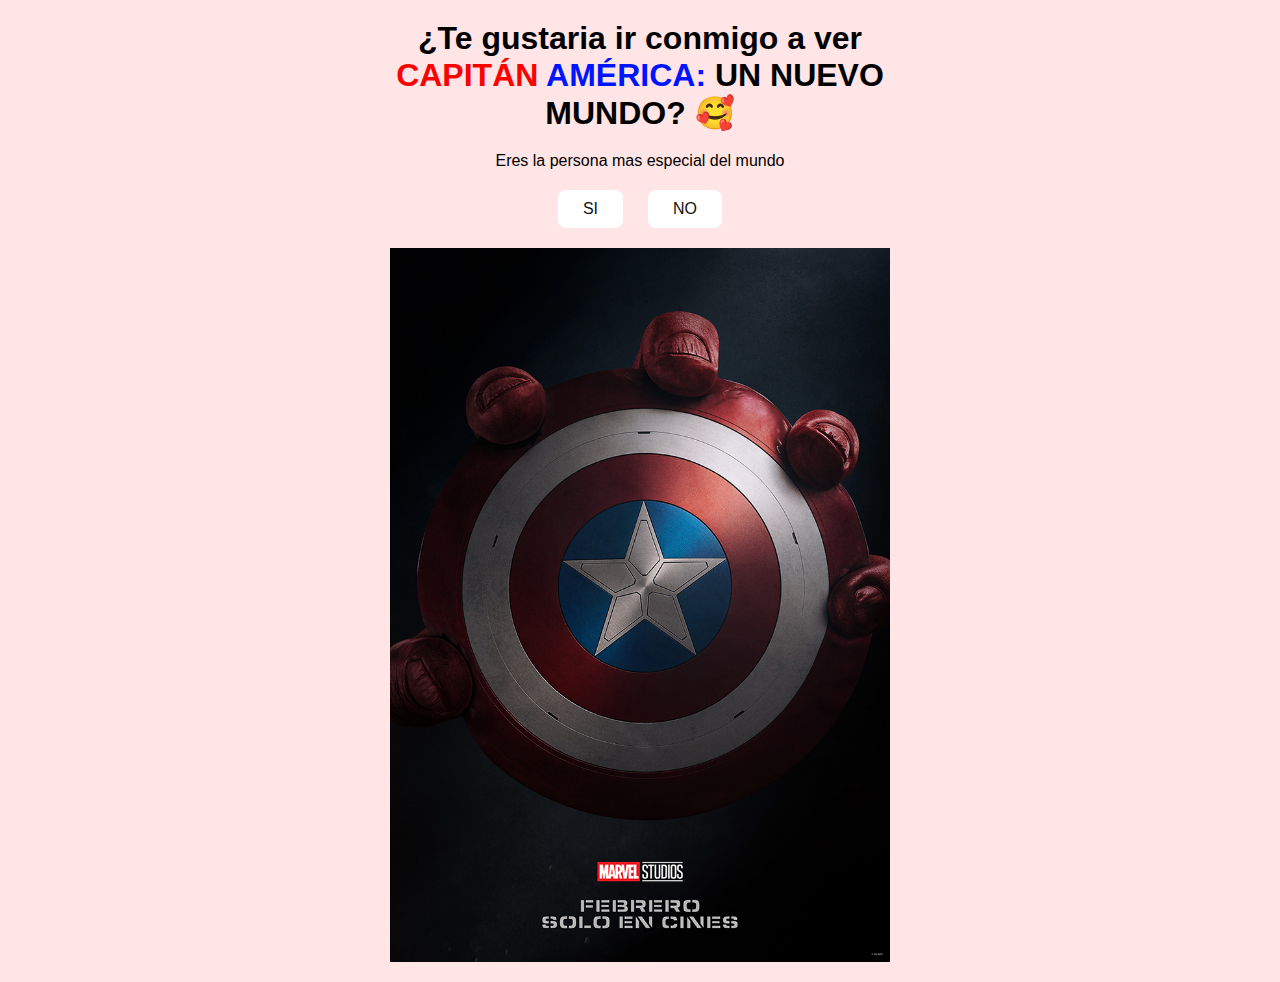
<file: index.html>
<!DOCTYPE html>
<html lang="en">
<head>
    <meta charset="UTF-8">
    <meta name="viewport" content="width=device-width, initial-scale=1.0">
    <link rel="stylesheet" href="style.css">
    <title>Te gustaria salir conmigo?</title>
</head>
<body>
    <div class="container">
        <h1>¿Te gustaria ir conmigo a ver <br> <font color="#ff0000">CAPITÁN</font> <font color="#0015ff">AMÉRICA:</font> UN NUEVO MUNDO? 🥰</h1>
        <p>Eres la persona mas especial del mundo</p>
        <div class="btn">
            <a href="si.html">SI</a>
            <a href="no1.html">NO</a>
        </div>
        <img class="hora" src="1.jpg" />
    </div>
</body>
</html>
</file>
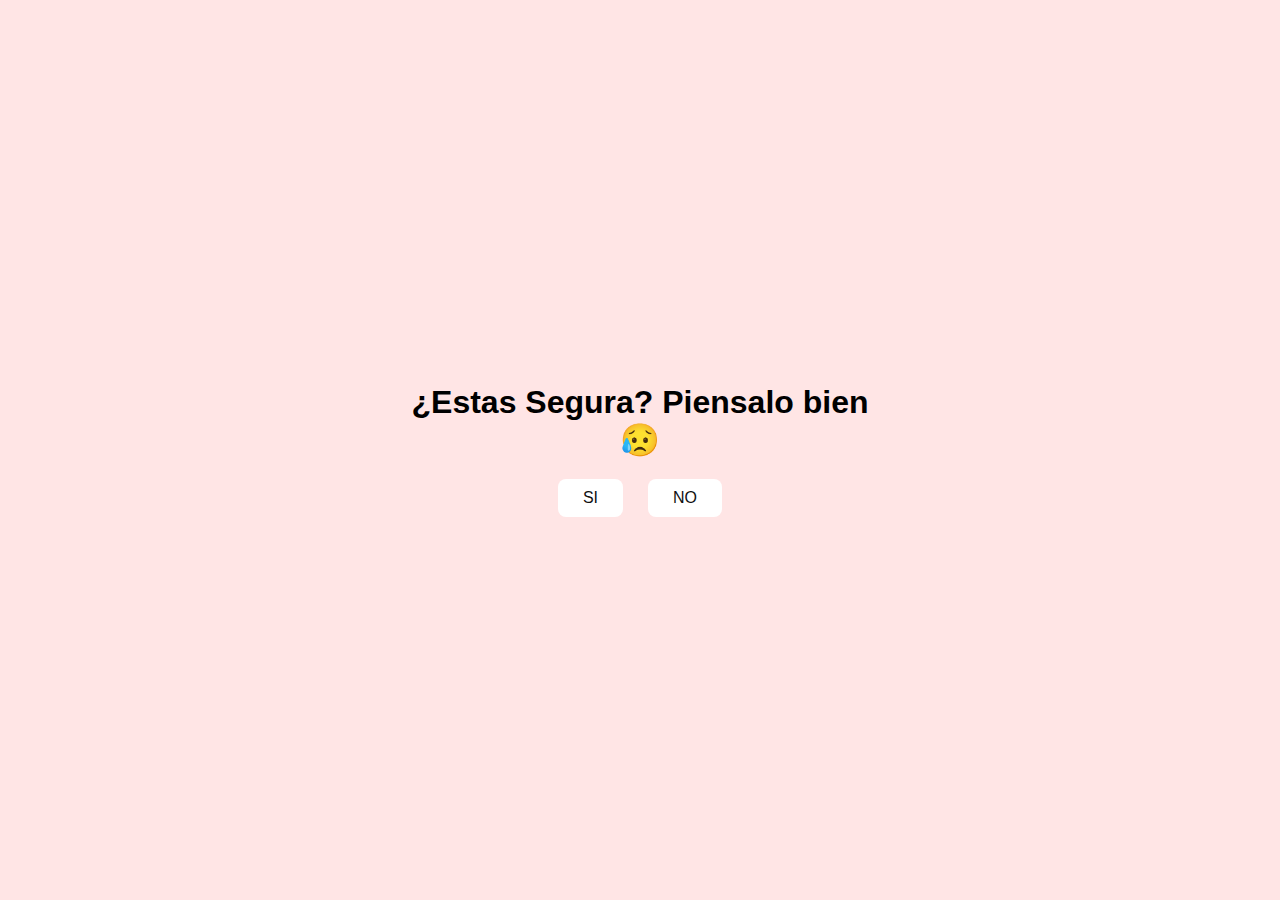
<file: no1.html>
<!DOCTYPE html>
<html lang="en">
<head>
    <meta charset="UTF-8">
    <meta name="viewport" content="width=device-width, initial-scale=1.0">
    <link rel="stylesheet" href="style.css">
    <title>Piensatelo...</title>
</head>
<body>
    <div class="container">
        <h1>¿Estas Segura? Piensalo bien 😥  </h1>
        <div class="btn">
            <a href="si.html">SI</a>
            <a href="no2.html">NO</a>
        </div>
    </div>
</body>
</html>
</file>
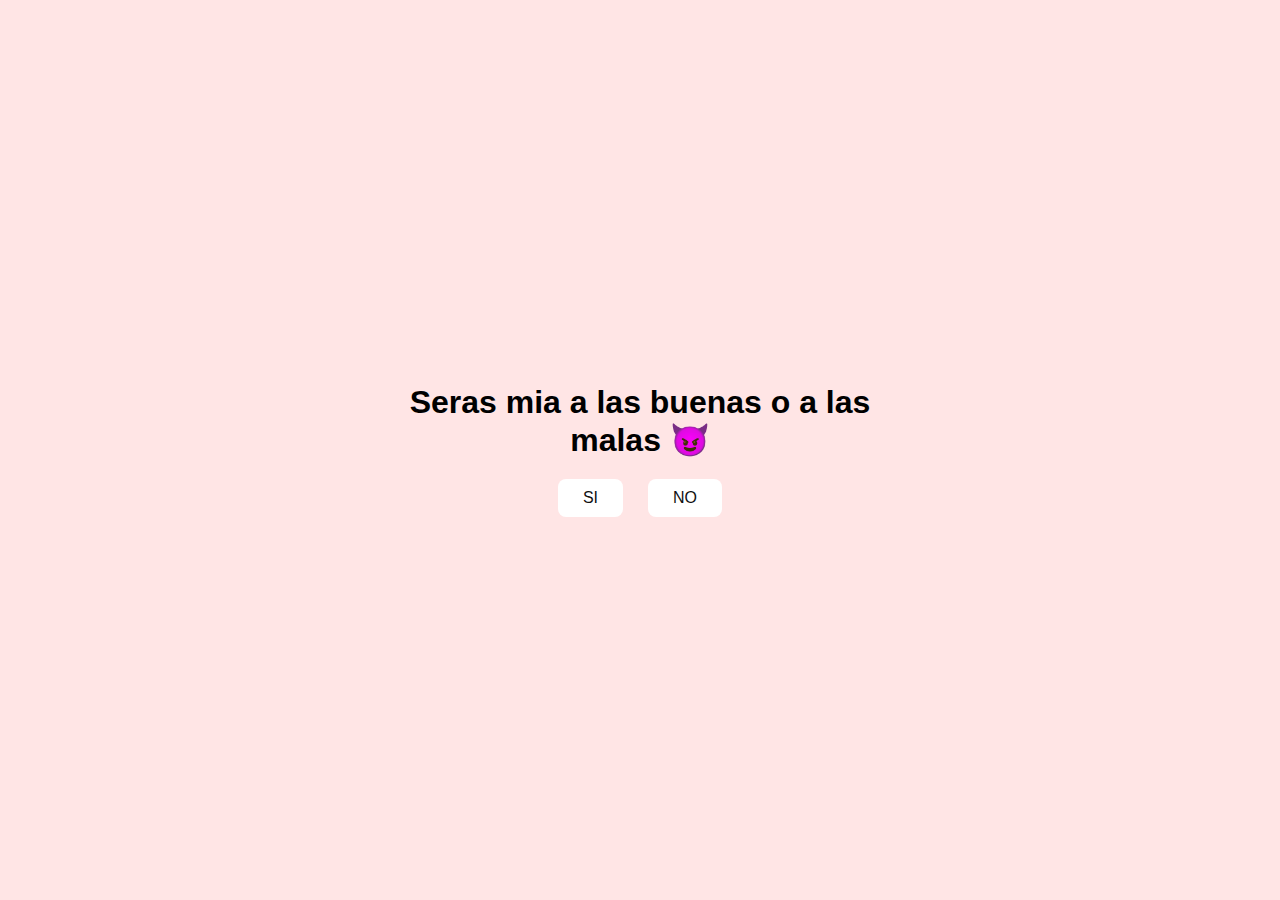
<file: no2.html>
<!DOCTYPE html>
<html lang="en">
<head>
    <meta charset="UTF-8">
    <meta name="viewport" content="width=device-width, initial-scale=1.0">
    <link rel="stylesheet" href="style.css">
    <title>Seras mia...</title>
</head>
<body>
    <div class="container">
        <h1>Seras mia a las buenas o a las malas 😈  </h1>
        <div class="btn">
            <a href="si.html">SI</a>
            <a href="#" id="btn-random">NO</a>
        </div>
    </div>
    <script src="script.js"></script>
</body>
</html>
</file>
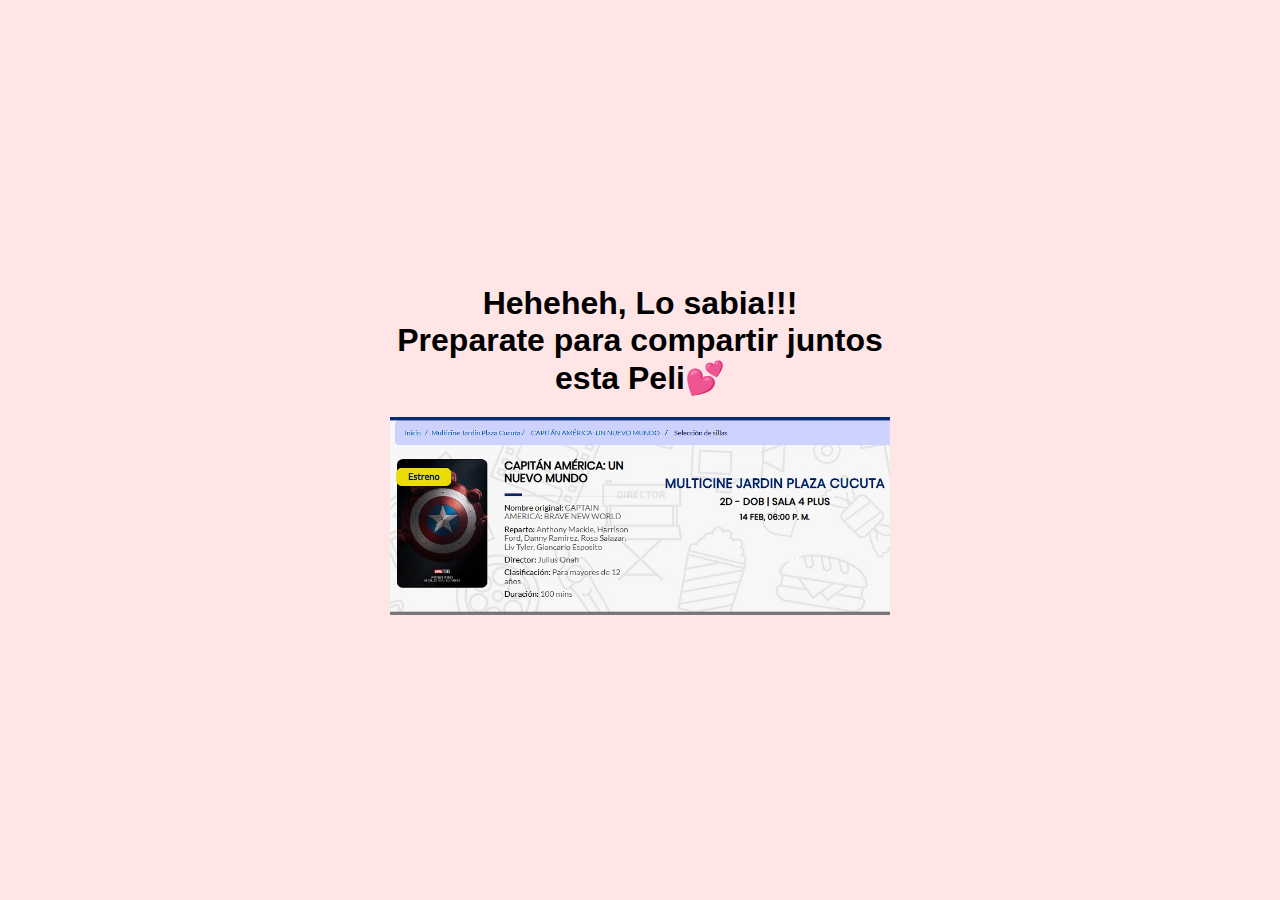
<file: si.html>
<!DOCTYPE html>
<html lang="en">
<head>
    <meta charset="UTF-8">
    <meta name="viewport" content="width=device-width, initial-scale=1.0">
    <link rel="stylesheet" href="style.css">
    <title>Preguntale a tu flaca</title>
</head>
<body>
    <div class="container">
        <h1>Heheheh, Lo sabia!!! 
        <br>
        Preparate para compartir juntos esta Peli💕</h1>
        <img class="hora" src="2.jpg" />
    </div>
</body>
</html>
</file>
<file: style.css>
* {
    margin: 0;
    padding: 0;
    box-sizing: border-box;
    font-family: sans-serif;
}

body {
    position: relative;
    width: 100%;
    min-height: 100vh;
    display: flex;
    justify-content: center;
    align-items: center;
    background-color: #ffe5e5;
}
img.hora {
    width: 100%;
    height: auto;
}
.container {
    display: flex;
    flex-direction: column;
    text-align: center;
    align-items: center;
    gap: 20px;
    max-width: 500px;
    margin: 20px;
}

.container .tenor-gif-embed {
    display: flex;
    max-width: 200px;
}

.container .btn {
    display: flex;
    gap: 25px;
}

.btn a {
    text-decoration: none;
    color: #111;
    background: #fff;
    padding: 10px 25px;
    border-radius: 8px;
    box-shadow: 0.5rem 1rem 3rem hsl(0, 0, 0,0.3);

}
</file>
